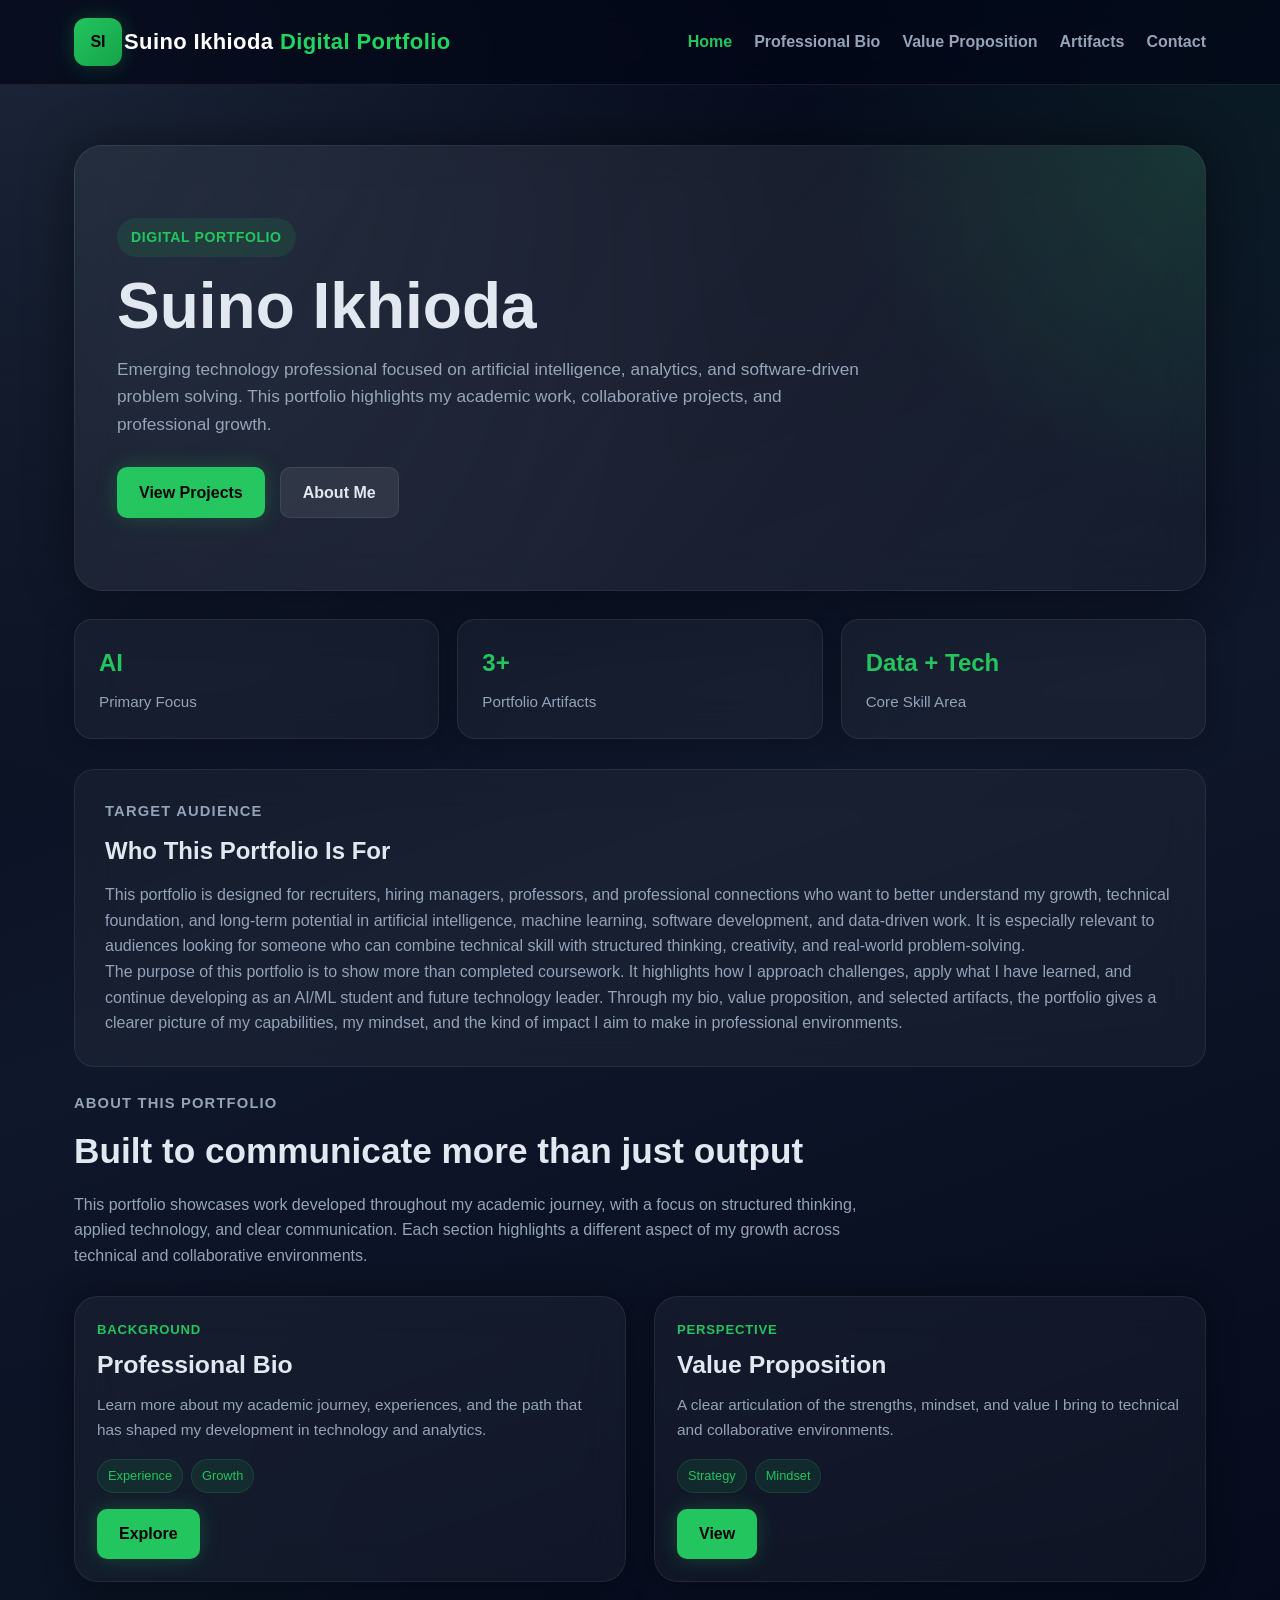
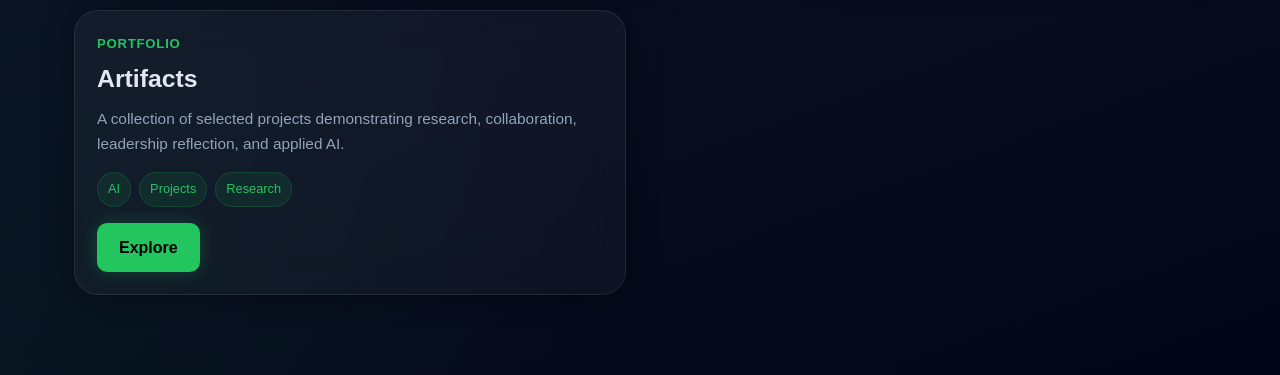
<file: index.html>
<!DOCTYPE html>
<html lang="en">
<head>
  <meta charset="UTF-8">
  <meta name="viewport" content="width=device-width, initial-scale=1.0">
  <title>Suino Ikhioda | Digital Portfolio</title>
  <link rel="stylesheet" href="style.css">
</head>
<body>

  <nav class="navbar">
    <div class="nav-container">
      <div class="nav-left">
        <div class="logo">SI</div>
        <div class="logo-text">Suino Ikhioda <span>Digital Portfolio</span></div>
      </div>
      <div class="nav-links">
        <a href="index.html" class="active">Home</a>
        <a href="bio.html">Professional Bio</a>
        <a href="value.html">Value Proposition</a>
        <a href="artifacts.html">Artifacts</a>
        <a href="contact.html">Contact</a>
      </div>
    </div>
  </nav>

  <main class="container">

    <!-- HERO -->
    <section class="startup-hero">
      <div class="startup-hero-badge">Digital Portfolio</div>

      <h1>Suino Ikhioda</h1>

      <p class="startup-hero-subtitle">
        Emerging technology professional focused on artificial intelligence, analytics, and software-driven problem solving.
        This portfolio highlights my academic work, collaborative projects, and professional growth.
      </p>

      <div class="startup-hero-actions">
        <a href="artifacts.html" class="btn btn-primary">View Projects</a>
        <a href="bio.html" class="btn btn-secondary">About Me</a>
      </div>
    </section>

    <!-- METRICS -->
    <section class="metrics-row">
      <div class="metric-card">
        <span class="metric-number">AI</span>
        <span class="metric-label">Primary Focus</span>
      </div>
      <div class="metric-card">
        <span class="metric-number">3+</span>
        <span class="metric-label">Portfolio Artifacts</span>
      </div>
      <div class="metric-card">
        <span class="metric-number">Data + Tech</span>
        <span class="metric-label">Core Skill Area</span>
      </div>
    </section>

    <section class="card intro-card">
  <p class="section-kicker">Target Audience</p>
  <h2>Who This Portfolio Is For</h2>
  <p>
    This portfolio is designed for recruiters, hiring managers, professors, and professional connections who want to better understand my growth, technical foundation, and long-term potential in artificial intelligence, machine learning, software development, and data-driven work. It is especially relevant to audiences looking for someone who can combine technical skill with structured thinking, creativity, and real-world problem-solving.
  </p>
  <p>
    The purpose of this portfolio is to show more than completed coursework. It highlights how I approach challenges, apply what I have learned, and continue developing as an AI/ML student and future technology leader. Through my bio, value proposition, and selected artifacts, the portfolio gives a clearer picture of my capabilities, my mindset, and the kind of impact I aim to make in professional environments.
  </p>
</section>

    <!-- SECTION INTRO -->
    <section class="section-intro">
      <p class="section-kicker">About this portfolio</p>
      <h2>Built to communicate more than just output</h2>
      <p>
        This portfolio showcases work developed throughout my academic journey, with a focus on
        structured thinking, applied technology, and clear communication. Each section highlights
        a different aspect of my growth across technical and collaborative environments.
      </p>
    </section>

    <!-- PRODUCT-STYLE NAV CARDS -->
    <section class="artifact-grid">

      <!-- BIO -->
      <article class="artifact-product">
        <div class="artifact-content">
          <p class="artifact-label">Background</p>
          <h3>Professional Bio</h3>

          <p class="artifact-summary">
            Learn more about my academic journey, experiences, and the path that has shaped my development in technology and analytics.
          </p>

          <div class="artifact-tags">
            <span>Experience</span>
            <span>Growth</span>
          </div>

          <div class="artifact-actions">
            <a href="bio.html" class="btn btn-primary">Explore</a>
          </div>
        </div>
      </article>

      <!-- VALUE -->
      <article class="artifact-product">
        <div class="artifact-content">
          <p class="artifact-label">Perspective</p>
          <h3>Value Proposition</h3>

          <p class="artifact-summary">
            A clear articulation of the strengths, mindset, and value I bring to technical and collaborative environments.
          </p>

          <div class="artifact-tags">
            <span>Strategy</span>
            <span>Mindset</span>
          </div>

          <div class="artifact-actions">
            <a href="value.html" class="btn btn-primary">View</a>
          </div>
        </div>
      </article>

      <!-- ARTIFACTS -->
      <article class="artifact-product">
        <div class="artifact-content">
          <p class="artifact-label">Portfolio</p>
          <h3>Artifacts</h3>

          <p class="artifact-summary">
            A collection of selected projects demonstrating research, collaboration, leadership reflection, and applied AI.
          </p>

          <div class="artifact-tags">
            <span>AI</span>
            <span>Projects</span>
            <span>Research</span>
          </div>

          <div class="artifact-actions">
            <a href="artifacts.html" class="btn btn-primary">Explore</a>
          </div>
        </div>
      </article>

    </section>

  </main>

</body>
</html>
</file>
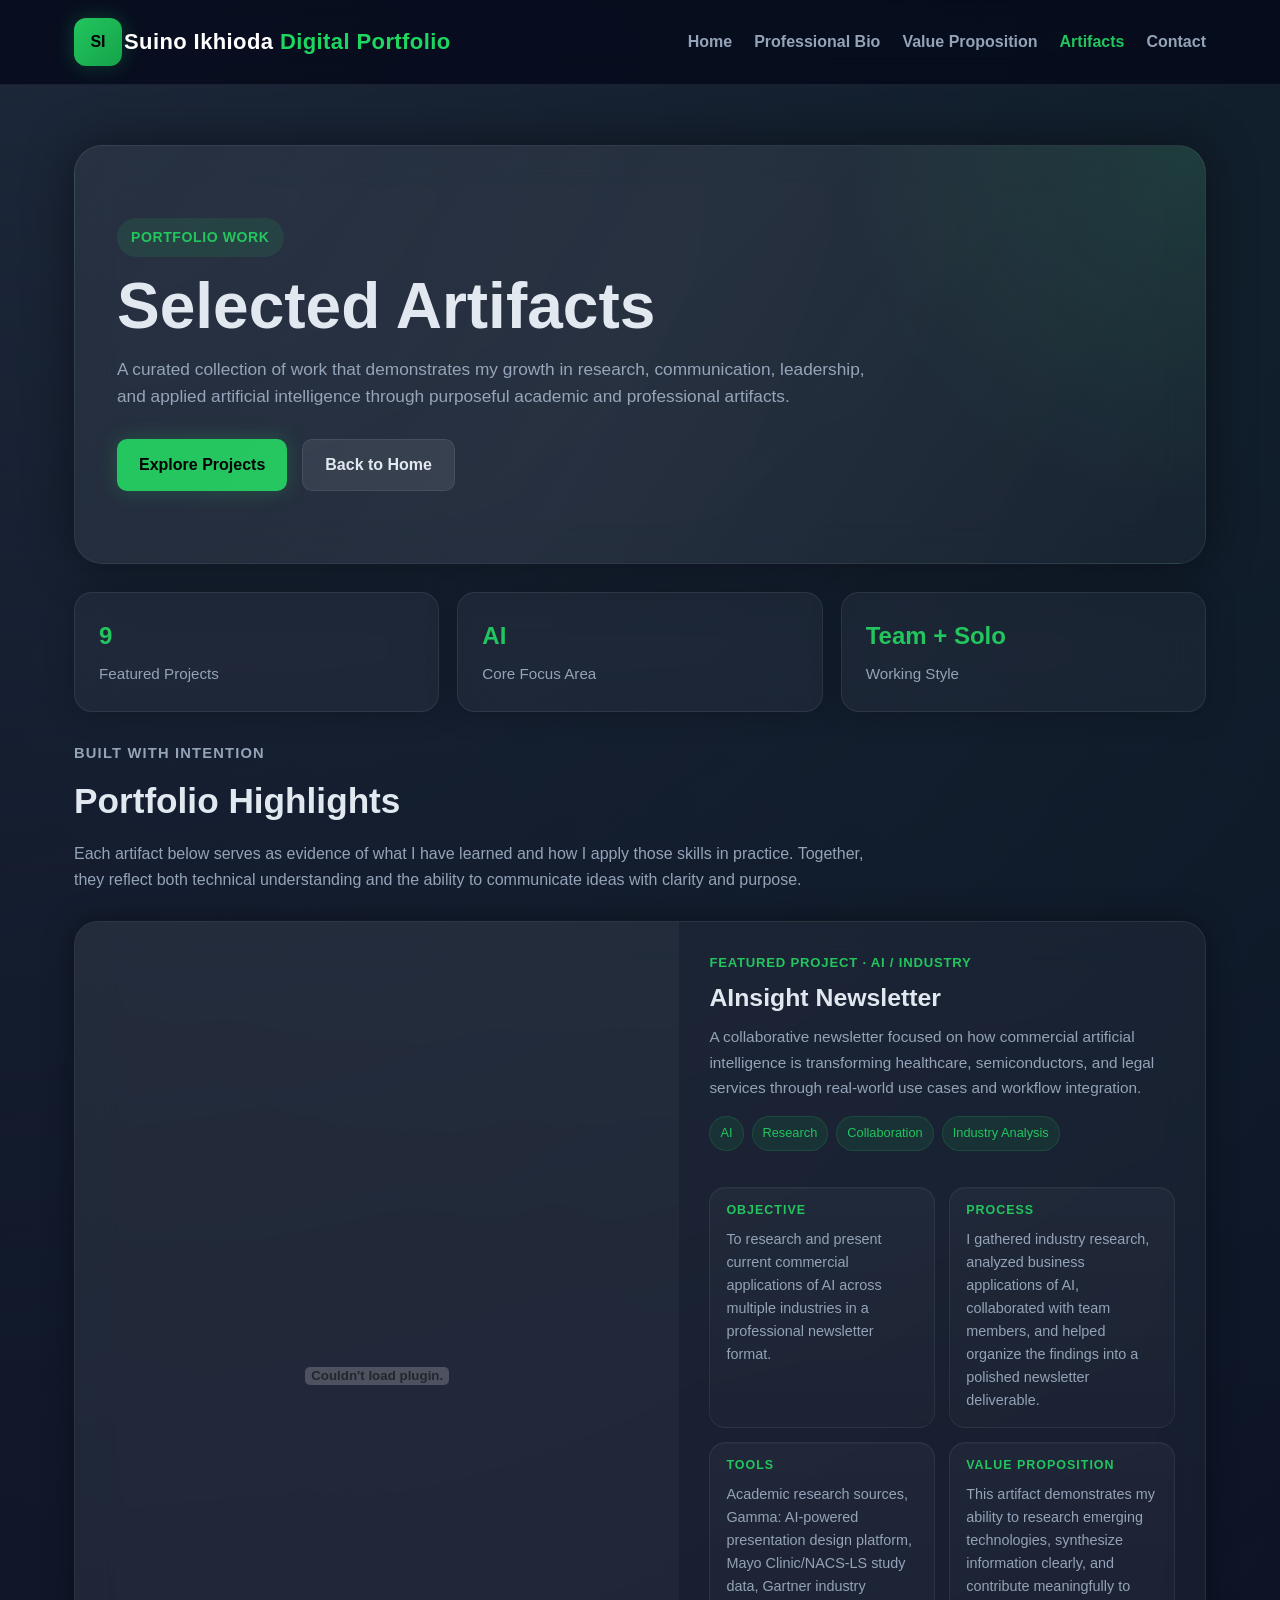
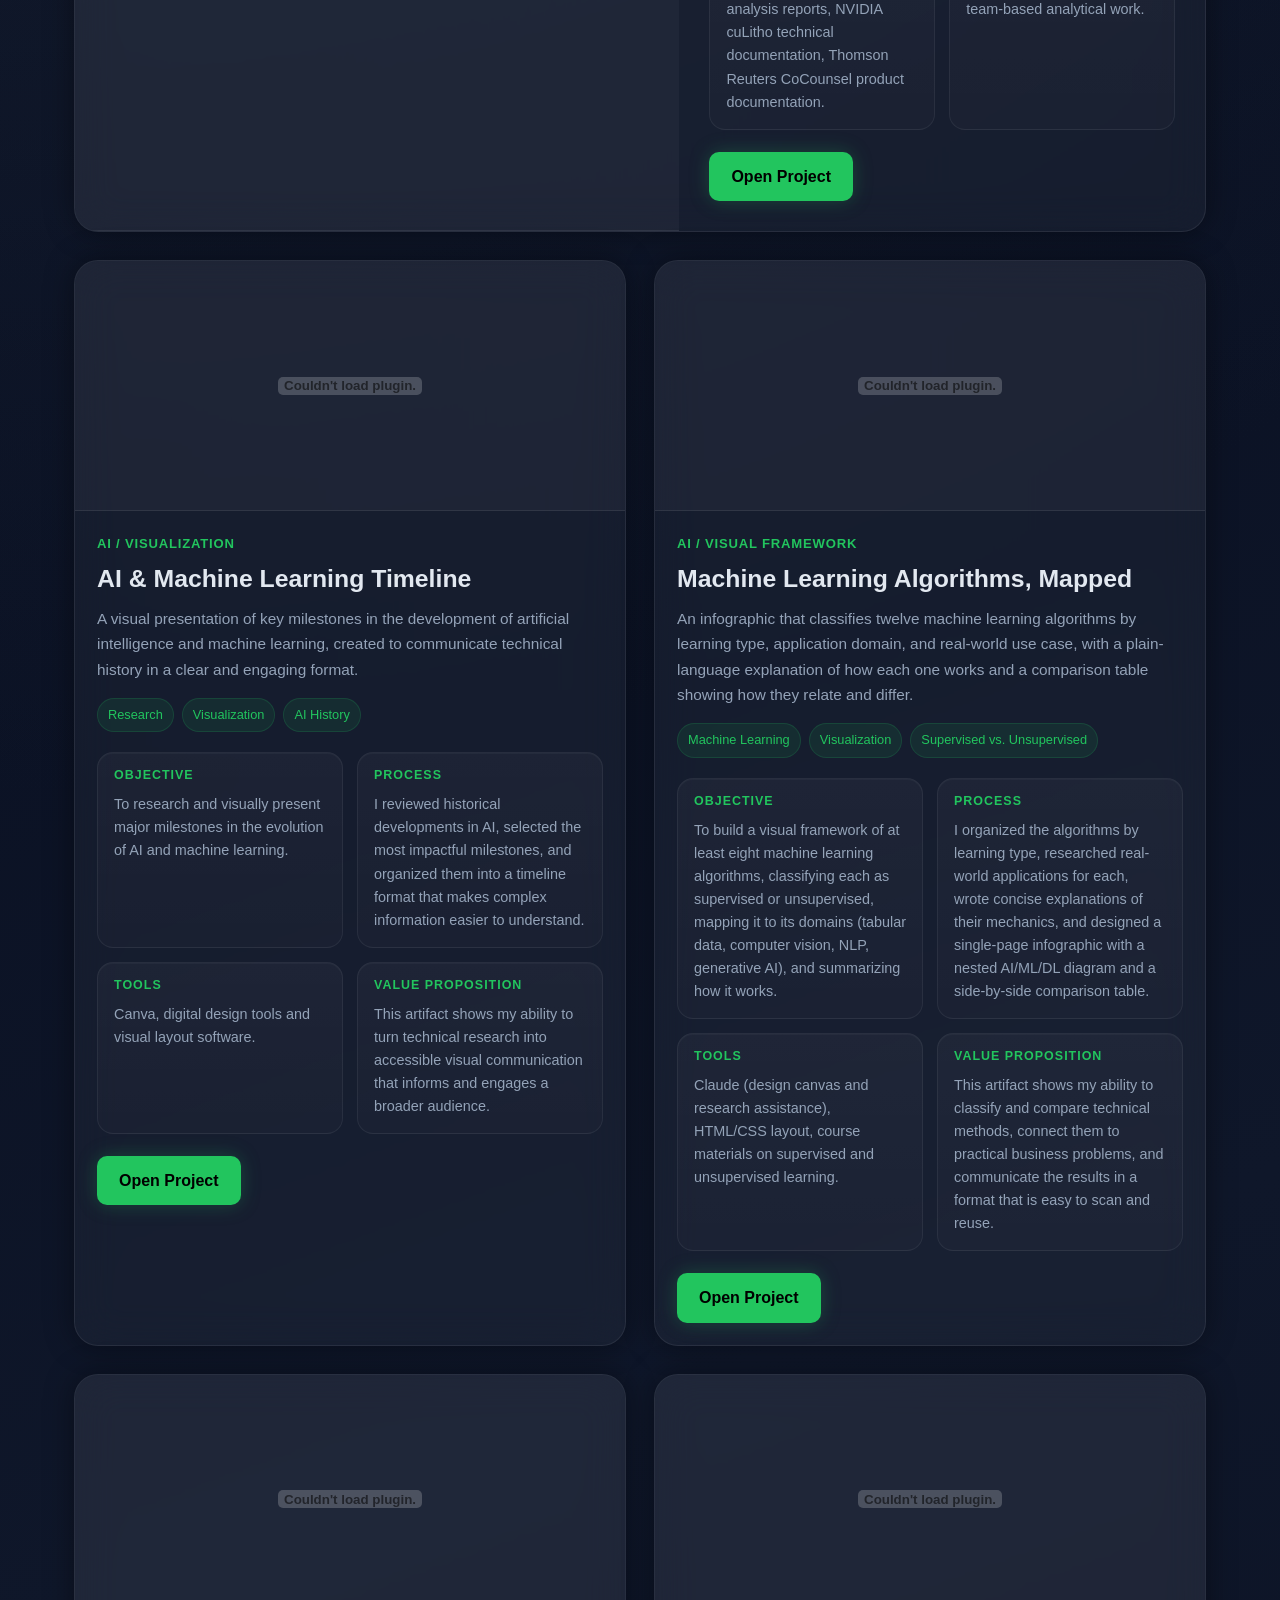
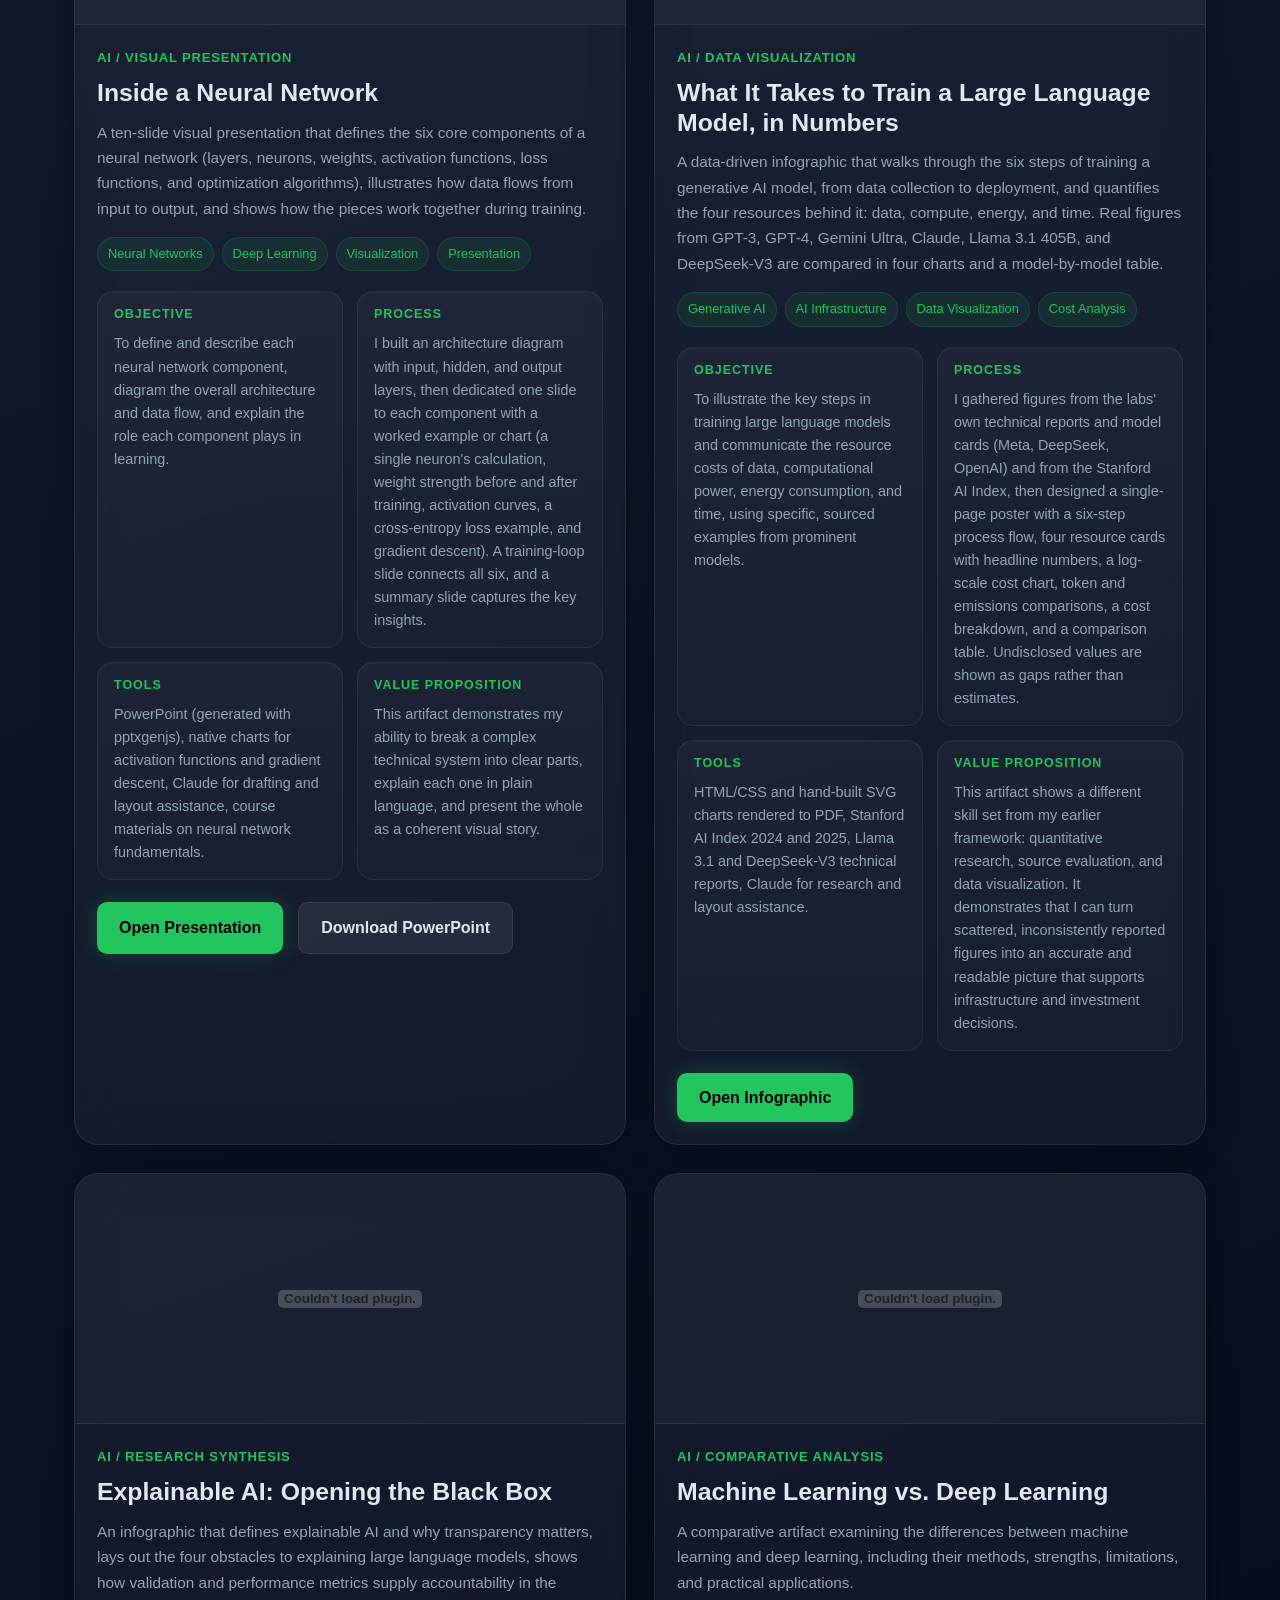
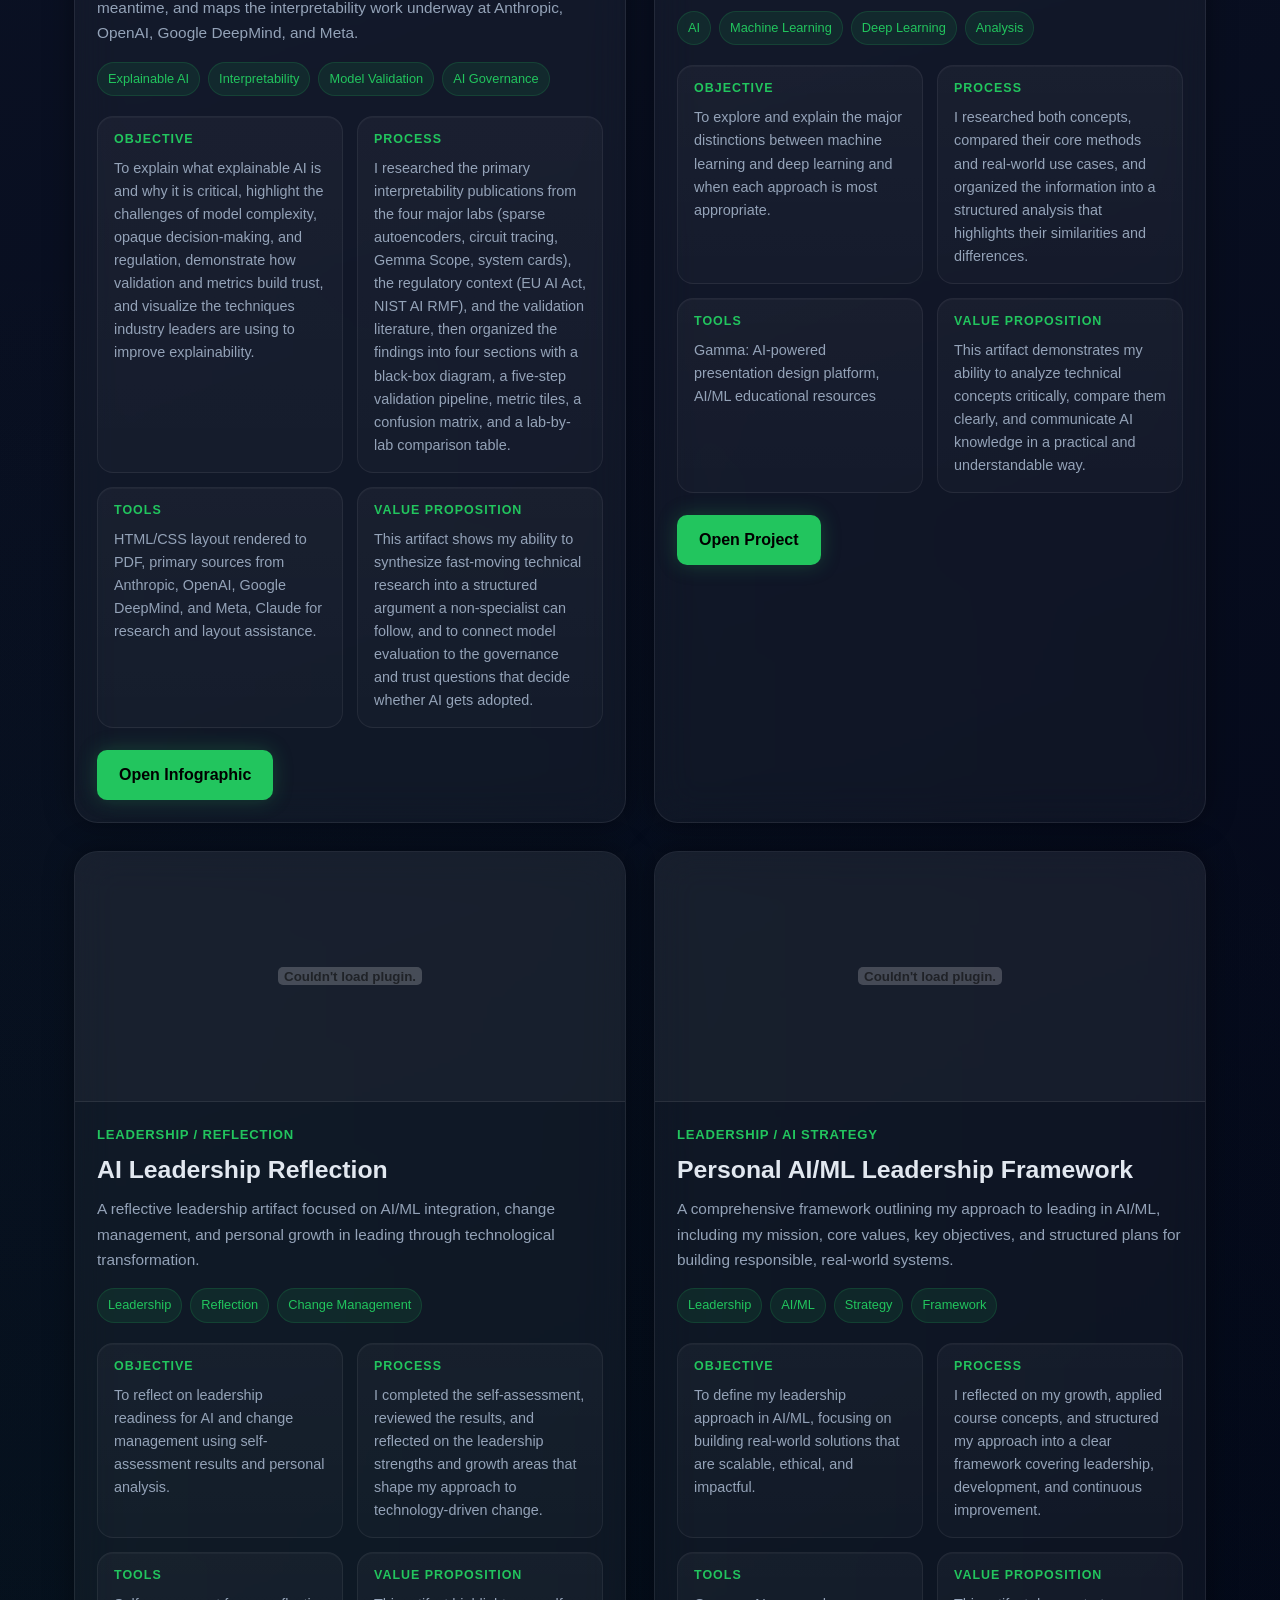
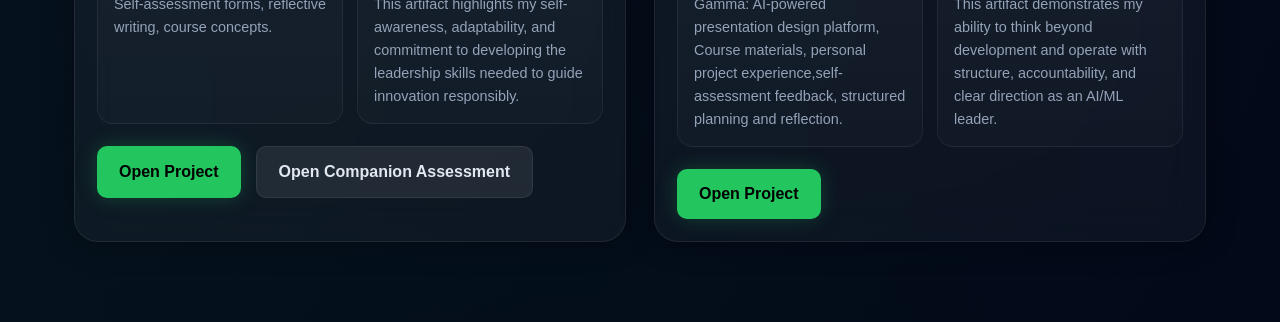
<file: artifacts.html>
<!DOCTYPE html>
<html lang="en">
<head>
  <meta charset="UTF-8">
  <meta name="viewport" content="width=device-width, initial-scale=1.0">
  <title>Artifacts | Suino Ikhioda</title>
  <link rel="stylesheet" href="style.css">
</head>
<body>

  <nav class="navbar">
  <div class="nav-container">

    <div class="nav-left">
      <div class="logo">SI</div>
      <div class="logo-text">Suino Ikhioda <span>Digital Portfolio</span></div>
    </div>

    <div class="nav-links">
      <a href="index.html">Home</a>
      <a href="bio.html">Professional Bio</a>
      <a href="value.html">Value Proposition</a>
      <a href="artifacts.html" class="active">Artifacts</a>
      <a href="contact.html">Contact</a>
    </div>

  </div>
</nav>

  <main class="container">

    <section class="startup-hero">
      <div class="startup-hero-badge">Portfolio Work</div>
      <h1>Selected Artifacts</h1>
      <p class="startup-hero-subtitle">
        A curated collection of work that demonstrates my growth in research, communication,
        leadership, and applied artificial intelligence through purposeful academic and professional artifacts.
      </p>

      <div class="startup-hero-actions">
        <a href="#artifact-grid" class="btn btn-primary">Explore Projects</a>
        <a href="index.html" class="btn btn-secondary">Back to Home</a>
      </div>
    </section>

    <section class="metrics-row">
      <div class="metric-card">
        <span class="metric-number">9</span>
        <span class="metric-label">Featured Projects</span>
      </div>
      <div class="metric-card">
        <span class="metric-number">AI</span>
        <span class="metric-label">Core Focus Area</span>
      </div>
      <div class="metric-card">
        <span class="metric-number">Team + Solo</span>
        <span class="metric-label">Working Style</span>
      </div>
    </section>

    <section class="section-intro">
      <p class="section-kicker">Built with intention</p>
      <h2>Portfolio Highlights</h2>
      <p>
        Each artifact below serves as evidence of what I have learned and how I apply those skills in practice.
        Together, they reflect both technical understanding and the ability to communicate ideas with clarity and purpose.
      </p>
    </section>

    <section class="artifact-grid" id="artifact-grid">

      <article class="artifact-product featured-product">
        <div class="artifact-preview">
          <embed src="AInsight.pdf" type="application/pdf">
        </div>

        <div class="artifact-content">
          <p class="artifact-label">Featured Project · AI / Industry</p>
          <h3>AInsight Newsletter</h3>

          <p class="artifact-summary">
            A collaborative newsletter focused on how commercial artificial intelligence is transforming
            healthcare, semiconductors, and legal services through real-world use cases and workflow integration.
          </p>

          <div class="artifact-tags">
            <span>AI</span>
            <span>Research</span>
            <span>Collaboration</span>
            <span>Industry Analysis</span>
          </div>

          <div class="artifact-details">
            <div class="detail-box">
              <h4>Objective</h4>
              <p>To research and present current commercial applications of AI across multiple industries in a professional newsletter format.</p>
            </div>
            <div class="detail-box">
              <h4>Process</h4>
              <p>I gathered industry research, analyzed business applications of AI, collaborated with team members, and helped organize the findings into a polished newsletter deliverable.</p>
            </div>
            <div class="detail-box">
              <h4>Tools</h4>
              <p>Academic research sources, Gamma: AI-powered presentation design platform, Mayo Clinic/NACS-LS study data, Gartner industry analysis reports, NVIDIA cuLitho technical documentation, Thomson Reuters CoCounsel product documentation.</p>
            </div>
            <div class="detail-box">
              <h4>Value Proposition</h4>
              <p>This artifact demonstrates my ability to research emerging technologies, synthesize information clearly, and contribute meaningfully to team-based analytical work.</p>
            </div>
          </div>

          <div class="artifact-actions">
            <a href="AInsight.pdf" target="_blank" class="btn btn-primary">Open Project</a>
          </div>
        </div>
      </article>

      <article class="artifact-product">
        <div class="artifact-preview">
          <embed src="ai-ml-timeline.pdf" type="application/pdf">
        </div>

        <div class="artifact-content">
          <p class="artifact-label">AI / Visualization</p>
          <h3>AI &amp; Machine Learning Timeline</h3>

          <p class="artifact-summary">
            A visual presentation of key milestones in the development of artificial intelligence and machine learning,
            created to communicate technical history in a clear and engaging format.
          </p>

          <div class="artifact-tags">
            <span>Research</span>
            <span>Visualization</span>
            <span>AI History</span>
          </div>

          <div class="artifact-details">
            <div class="detail-box">
              <h4>Objective</h4>
              <p>To research and visually present major milestones in the evolution of AI and machine learning.</p>
            </div>
            <div class="detail-box">
              <h4>Process</h4>
              <p>I reviewed historical developments in AI, selected the most impactful milestones, and organized them into a timeline format that makes complex information easier to understand.</p>
            </div>
            <div class="detail-box">
              <h4>Tools</h4>
              <p>Canva, digital design tools and visual layout software.</p>
            </div>
            <div class="detail-box">
              <h4>Value Proposition</h4>
              <p>This artifact shows my ability to turn technical research into accessible visual communication that informs and engages a broader audience.</p>
            </div>
          </div>

          <div class="artifact-actions">
            <a href="ai-ml-timeline.pdf" target="_blank" class="btn btn-primary">Open Project</a>
          </div>
        </div>
      </article>

      <article class="artifact-product">
        <div class="artifact-preview">
          <embed src="ML-Algorithms-Visual-Framework.pdf" type="application/pdf">
        </div>

        <div class="artifact-content">
          <p class="artifact-label">AI / Visual Framework</p>
          <h3>Machine Learning Algorithms, Mapped</h3>

          <p class="artifact-summary">
            An infographic that classifies twelve machine learning algorithms by learning type, application domain,
            and real-world use case, with a plain-language explanation of how each one works and a comparison
            table showing how they relate and differ.
          </p>

          <div class="artifact-tags">
            <span>Machine Learning</span>
            <span>Visualization</span>
            <span>Supervised vs. Unsupervised</span>
          </div>

          <div class="artifact-details">
            <div class="detail-box">
              <h4>Objective</h4>
              <p>To build a visual framework of at least eight machine learning algorithms, classifying each as supervised or unsupervised, mapping it to its domains (tabular data, computer vision, NLP, generative AI), and summarizing how it works.</p>
            </div>
            <div class="detail-box">
              <h4>Process</h4>
              <p>I organized the algorithms by learning type, researched real-world applications for each, wrote concise explanations of their mechanics, and designed a single-page infographic with a nested AI/ML/DL diagram and a side-by-side comparison table.</p>
            </div>
            <div class="detail-box">
              <h4>Tools</h4>
              <p>Claude (design canvas and research assistance), HTML/CSS layout, course materials on supervised and unsupervised learning.</p>
            </div>
            <div class="detail-box">
              <h4>Value Proposition</h4>
              <p>This artifact shows my ability to classify and compare technical methods, connect them to practical business problems, and communicate the results in a format that is easy to scan and reuse.</p>
            </div>
          </div>

          <div class="artifact-actions">
            <a href="ML-Algorithms-Visual-Framework.pdf" target="_blank" class="btn btn-primary">Open Project</a>
          </div>
        </div>
      </article>

      <article class="artifact-product">
        <div class="artifact-preview">
          <embed src="Neural-Network-Components.pdf" type="application/pdf">
        </div>

        <div class="artifact-content">
          <p class="artifact-label">AI / Visual Presentation</p>
          <h3>Inside a Neural Network</h3>

          <p class="artifact-summary">
            A ten-slide visual presentation that defines the six core components of a neural network
            (layers, neurons, weights, activation functions, loss functions, and optimization algorithms),
            illustrates how data flows from input to output, and shows how the pieces work together during training.
          </p>

          <div class="artifact-tags">
            <span>Neural Networks</span>
            <span>Deep Learning</span>
            <span>Visualization</span>
            <span>Presentation</span>
          </div>

          <div class="artifact-details">
            <div class="detail-box">
              <h4>Objective</h4>
              <p>To define and describe each neural network component, diagram the overall architecture and data flow, and explain the role each component plays in learning.</p>
            </div>
            <div class="detail-box">
              <h4>Process</h4>
              <p>I built an architecture diagram with input, hidden, and output layers, then dedicated one slide to each component with a worked example or chart (a single neuron's calculation, weight strength before and after training, activation curves, a cross-entropy loss example, and gradient descent). A training-loop slide connects all six, and a summary slide captures the key insights.</p>
            </div>
            <div class="detail-box">
              <h4>Tools</h4>
              <p>PowerPoint (generated with pptxgenjs), native charts for activation functions and gradient descent, Claude for drafting and layout assistance, course materials on neural network fundamentals.</p>
            </div>
            <div class="detail-box">
              <h4>Value Proposition</h4>
              <p>This artifact demonstrates my ability to break a complex technical system into clear parts, explain each one in plain language, and present the whole as a coherent visual story.</p>
            </div>
          </div>

          <div class="artifact-actions">
            <a href="Neural-Network-Components.pdf" target="_blank" class="btn btn-primary">Open Presentation</a>
            <a href="Neural-Network-Components.pptx" class="btn btn-secondary">Download PowerPoint</a>
          </div>
        </div>
      </article>

      <article class="artifact-product">
        <div class="artifact-preview">
          <embed src="LLM-Training-Process-and-Costs.pdf" type="application/pdf">
        </div>

        <div class="artifact-content">
          <p class="artifact-label">AI / Data Visualization</p>
          <h3>What It Takes to Train a Large Language Model, in Numbers</h3>

          <p class="artifact-summary">
            A data-driven infographic that walks through the six steps of training a generative AI model, from data
            collection to deployment, and quantifies the four resources behind it: data, compute, energy, and time.
            Real figures from GPT-3, GPT-4, Gemini Ultra, Claude, Llama 3.1 405B, and DeepSeek-V3 are compared in
            four charts and a model-by-model table.
          </p>

          <div class="artifact-tags">
            <span>Generative AI</span>
            <span>AI Infrastructure</span>
            <span>Data Visualization</span>
            <span>Cost Analysis</span>
          </div>

          <div class="artifact-details">
            <div class="detail-box">
              <h4>Objective</h4>
              <p>To illustrate the key steps in training large language models and communicate the resource costs of data, computational power, energy consumption, and time, using specific, sourced examples from prominent models.</p>
            </div>
            <div class="detail-box">
              <h4>Process</h4>
              <p>I gathered figures from the labs' own technical reports and model cards (Meta, DeepSeek, OpenAI) and from the Stanford AI Index, then designed a single-page poster with a six-step process flow, four resource cards with headline numbers, a log-scale cost chart, token and emissions comparisons, a cost breakdown, and a comparison table. Undisclosed values are shown as gaps rather than estimates.</p>
            </div>
            <div class="detail-box">
              <h4>Tools</h4>
              <p>HTML/CSS and hand-built SVG charts rendered to PDF, Stanford AI Index 2024 and 2025, Llama 3.1 and DeepSeek-V3 technical reports, Claude for research and layout assistance.</p>
            </div>
            <div class="detail-box">
              <h4>Value Proposition</h4>
              <p>This artifact shows a different skill set from my earlier framework: quantitative research, source evaluation, and data visualization. It demonstrates that I can turn scattered, inconsistently reported figures into an accurate and readable picture that supports infrastructure and investment decisions.</p>
            </div>
          </div>

          <div class="artifact-actions">
            <a href="LLM-Training-Process-and-Costs.pdf" target="_blank" class="btn btn-primary">Open Infographic</a>
          </div>
        </div>
      </article>

      <article class="artifact-product">
        <div class="artifact-preview">
          <embed src="Explainable-AI-Infographic.pdf" type="application/pdf">
        </div>

        <div class="artifact-content">
          <p class="artifact-label">AI / Research Synthesis</p>
          <h3>Explainable AI: Opening the Black Box</h3>

          <p class="artifact-summary">
            An infographic that defines explainable AI and why transparency matters, lays out the four obstacles to
            explaining large language models, shows how validation and performance metrics supply accountability in
            the meantime, and maps the interpretability work underway at Anthropic, OpenAI, Google DeepMind, and Meta.
          </p>

          <div class="artifact-tags">
            <span>Explainable AI</span>
            <span>Interpretability</span>
            <span>Model Validation</span>
            <span>AI Governance</span>
          </div>

          <div class="artifact-details">
            <div class="detail-box">
              <h4>Objective</h4>
              <p>To explain what explainable AI is and why it is critical, highlight the challenges of model complexity, opaque decision-making, and regulation, demonstrate how validation and metrics build trust, and visualize the techniques industry leaders are using to improve explainability.</p>
            </div>
            <div class="detail-box">
              <h4>Process</h4>
              <p>I researched the primary interpretability publications from the four major labs (sparse autoencoders, circuit tracing, Gemma Scope, system cards), the regulatory context (EU AI Act, NIST AI RMF), and the validation literature, then organized the findings into four sections with a black-box diagram, a five-step validation pipeline, metric tiles, a confusion matrix, and a lab-by-lab comparison table.</p>
            </div>
            <div class="detail-box">
              <h4>Tools</h4>
              <p>HTML/CSS layout rendered to PDF, primary sources from Anthropic, OpenAI, Google DeepMind, and Meta, Claude for research and layout assistance.</p>
            </div>
            <div class="detail-box">
              <h4>Value Proposition</h4>
              <p>This artifact shows my ability to synthesize fast-moving technical research into a structured argument a non-specialist can follow, and to connect model evaluation to the governance and trust questions that decide whether AI gets adopted.</p>
            </div>
          </div>

          <div class="artifact-actions">
            <a href="Explainable-AI-Infographic.pdf" target="_blank" class="btn btn-primary">Open Infographic</a>
          </div>
        </div>
      </article>

      <article class="artifact-product">
        <div class="artifact-preview">
          <embed src="Machine-Learning-vs-Deep-Learning.pdf" type="application/pdf">
        </div>

        <div class="artifact-content">
          <p class="artifact-label">AI / Comparative Analysis</p>
          <h3>Machine Learning vs. Deep Learning</h3>

          <p class="artifact-summary">
            A comparative artifact examining the differences between machine learning and deep learning,
            including their methods, strengths, limitations, and practical applications.
          </p>

          <div class="artifact-tags">
            <span>AI</span>
            <span>Machine Learning</span>
            <span>Deep Learning</span>
            <span>Analysis</span>
          </div>

          <div class="artifact-details">
            <div class="detail-box">
              <h4>Objective</h4>
              <p>To explore and explain the major distinctions between machine learning and deep learning and when each approach is most appropriate.</p>
            </div>
            <div class="detail-box">
              <h4>Process</h4>
              <p>I researched both concepts, compared their core methods and real-world use cases, and organized the information into a structured analysis that highlights their similarities and differences.</p>
            </div>
            <div class="detail-box">
              <h4>Tools</h4>
              <p>Gamma: AI-powered presentation design platform, AI/ML educational resources</p>
            </div>
            <div class="detail-box">
              <h4>Value Proposition</h4>
              <p>This artifact demonstrates my ability to analyze technical concepts critically, compare them clearly, and communicate AI knowledge in a practical and understandable way.</p>
            </div>
          </div>

          <div class="artifact-actions">
            <a href="Machine-Learning-vs-Deep-Learning.pdf" target="_blank" class="btn btn-primary">Open Project</a>
          </div>
        </div>
      </article>

      <article class="artifact-product">
        <div class="artifact-preview">
          <embed src="AI_ML Integration Leadership Skills Self-Assessment Form2.pdf" type="application/pdf">
        </div>

        <div class="artifact-content">
          <p class="artifact-label">Leadership / Reflection</p>
          <h3>AI Leadership Reflection</h3>

          <p class="artifact-summary">
            A reflective leadership artifact focused on AI/ML integration, change management, and personal
            growth in leading through technological transformation.
          </p>

          <div class="artifact-tags">
            <span>Leadership</span>
            <span>Reflection</span>
            <span>Change Management</span>
          </div>

          <div class="artifact-details">
            <div class="detail-box">
              <h4>Objective</h4>
              <p>To reflect on leadership readiness for AI and change management using self-assessment results and personal analysis.</p>
            </div>
            <div class="detail-box">
              <h4>Process</h4>
              <p>I completed the self-assessment, reviewed the results, and reflected on the leadership strengths and growth areas that shape my approach to technology-driven change.</p>
            </div>
            <div class="detail-box">
              <h4>Tools</h4>
              <p>Self-assessment forms, reflective writing, course concepts.</p>
            </div>
            <div class="detail-box">
              <h4>Value Proposition</h4>
              <p>This artifact highlights my self-awareness, adaptability, and commitment to developing the leadership skills needed to guide innovation responsibly.</p>
            </div>
          </div>

          <div class="artifact-actions">
            <a href="AI_ML Integration Leadership Skills Self-Assessment Form2.pdf" target="_blank" class="btn btn-primary">Open Project</a>
            <a href="Change Management Skills Self-Assessment Form2.pdf" target="_blank" class="btn btn-secondary">Open Companion Assessment</a>
          </div>
        </div>
      </article>

            <article class="artifact-product">
        <div class="artifact-preview">
          <embed src="Suino-Ikhioda-My-Personal-Framework-2.pdf" type="application/pdf">
        </div>

        <div class="artifact-content">
          <p class="artifact-label">Leadership / AI Strategy</p>
          <h3>Personal AI/ML Leadership Framework</h3>

          <p class="artifact-summary">
            A comprehensive framework outlining my approach to leading in AI/ML, including my mission,
            core values, key objectives, and structured plans for building responsible, real-world systems.
          </p>

          <div class="artifact-tags">
            <span>Leadership</span>
            <span>AI/ML</span>
            <span>Strategy</span>
            <span>Framework</span>
          </div>

          <div class="artifact-details">
            <div class="detail-box">
              <h4>Objective</h4>
              <p>To define my leadership approach in AI/ML, focusing on building real-world solutions that are scalable, ethical, and impactful.</p>
            </div>
            <div class="detail-box">
              <h4>Process</h4>
              <p>I reflected on my growth, applied course concepts, and structured my approach into a clear framework covering leadership, development, and continuous improvement.</p>
            </div>
            <div class="detail-box">
              <h4>Tools</h4>
              <p>Gamma: AI-powered presentation design platform, Course materials, personal project experience,self-assessment feedback, structured planning and reflection.</p>
            </div>
            <div class="detail-box">
              <h4>Value Proposition</h4>
              <p>This artifact demonstrates my ability to think beyond development and operate with structure, accountability, and clear direction as an AI/ML leader.</p>
            </div>
          </div>

          <div class="artifact-actions">
            <a href="Suino-Ikhioda-My-Personal-Framework-2.pdf" target="_blank" class="btn btn-primary">Open Project</a>
          </div>
        </div>
      </article>

    </section>

  </main>

</body>
</html>
</file>
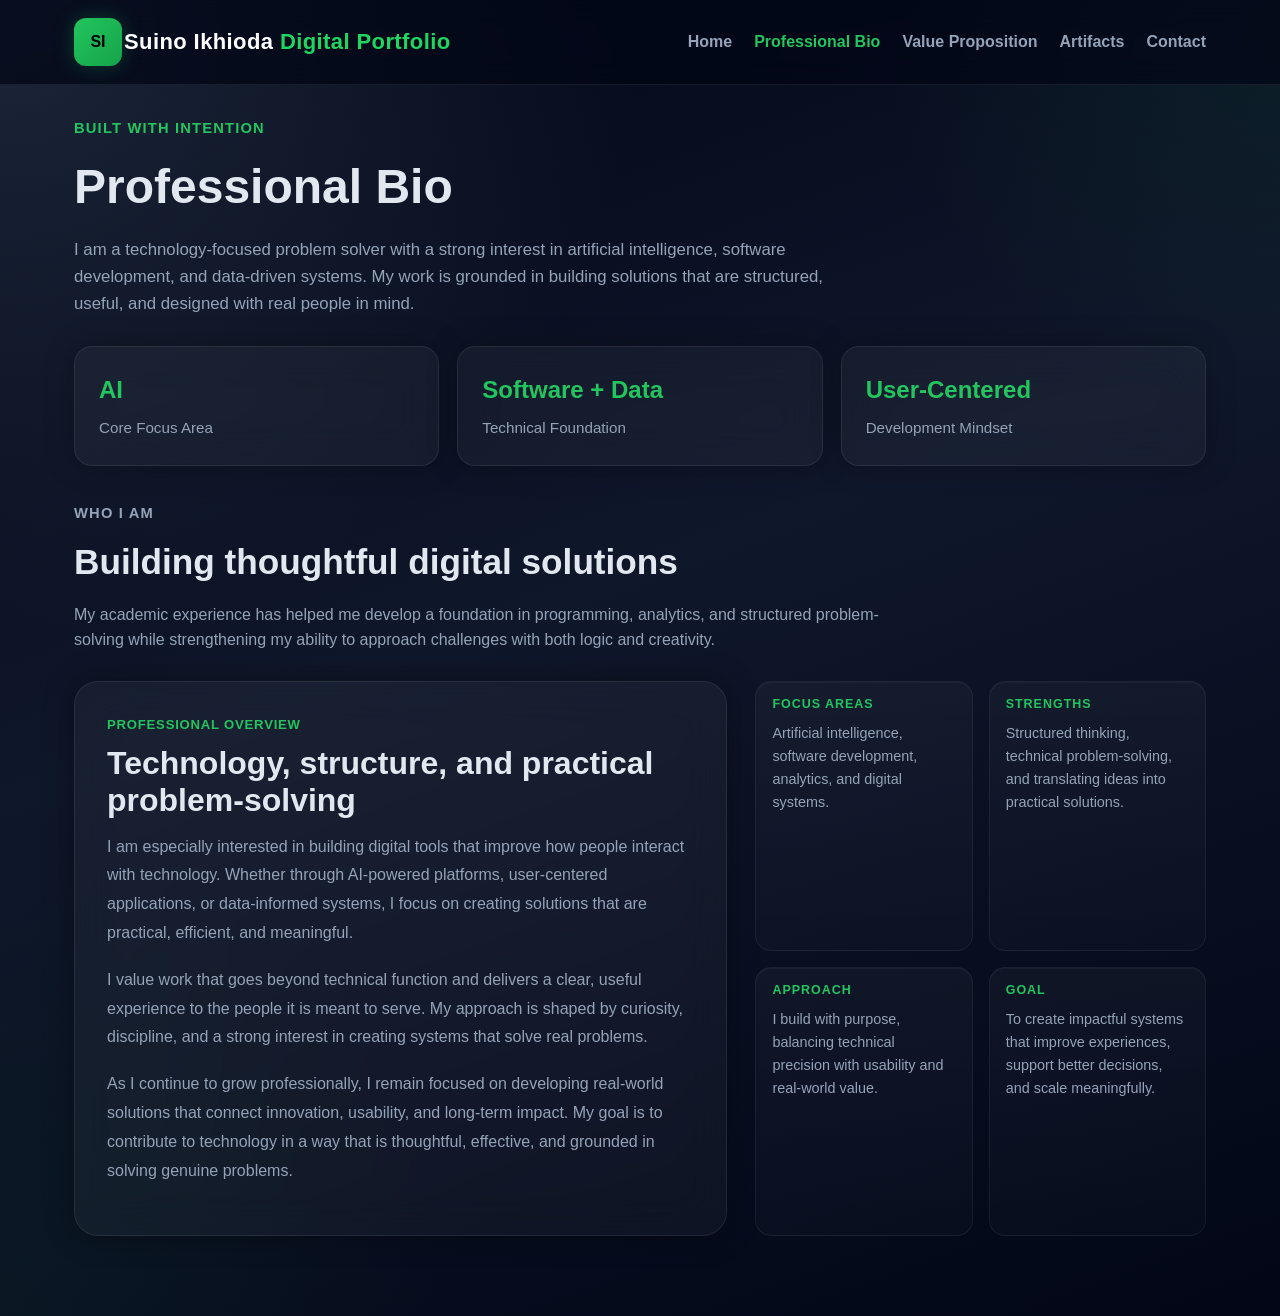
<file: bio.html>
<!DOCTYPE html>
<html lang="en">
<head>
  <meta charset="UTF-8">
  <meta name="viewport" content="width=device-width, initial-scale=1.0">
  <title>Professional Bio</title>
  <link rel="stylesheet" href="style.css">
</head>

<body>

  <nav class="navbar">
    <div class="nav-container">
      <div class="nav-left">
        <div class="logo">SI</div>
        <div class="logo-text">Suino Ikhioda <span>Digital Portfolio</span></div>
      </div>

      <div class="nav-links">
        <a href="index.html">Home</a>
        <a href="bio.html" class="active">Professional Bio</a>
        <a href="value.html">Value Proposition</a>
        <a href="artifacts.html">Artifacts</a>
        <a href="contact.html">Contact</a>
      </div>
    </div>
  </nav>

  <main class="container bio-page">
    <section class="page-header bio-header">
      <p class="section-kicker">Built with Intention</p>
      <h1>Professional Bio</h1>
      <p class="page-subtitle">
        I am a technology-focused problem solver with a strong interest in artificial intelligence, software development, and data-driven systems. My work is grounded in building solutions that are structured, useful, and designed with real people in mind.
      </p>
    </section>

    <section class="metrics-row bio-metrics">
      <div class="metric-card">
        <span class="metric-number">AI</span>
        <span class="metric-label">Core Focus Area</span>
      </div>

      <div class="metric-card">
        <span class="metric-number">Software + Data</span>
        <span class="metric-label">Technical Foundation</span>
      </div>

      <div class="metric-card">
        <span class="metric-number">User-Centered</span>
        <span class="metric-label">Development Mindset</span>
      </div>
    </section>

    <section class="section-intro">
      <p class="section-kicker">Who I Am</p>
      <h2>Building thoughtful digital solutions</h2>
      <p>
        My academic experience has helped me develop a foundation in programming, analytics, and structured problem-solving while strengthening my ability to approach challenges with both logic and creativity.
      </p>
    </section>

    <section class="bio-layout">
      <article class="bio-feature-card">
        <div class="artifact-label">Professional Overview</div>
        <h3>Technology, structure, and practical problem-solving</h3>
        <p class="artifact-summary">
          I am especially interested in building digital tools that improve how people interact with technology. Whether through AI-powered platforms, user-centered applications, or data-informed systems, I focus on creating solutions that are practical, efficient, and meaningful.
        </p>
        <p class="artifact-summary">
          I value work that goes beyond technical function and delivers a clear, useful experience to the people it is meant to serve. My approach is shaped by curiosity, discipline, and a strong interest in creating systems that solve real problems.
        </p>
        <p class="artifact-summary bio-last-paragraph">
          As I continue to grow professionally, I remain focused on developing real-world solutions that connect innovation, usability, and long-term impact. My goal is to contribute to technology in a way that is thoughtful, effective, and grounded in solving genuine problems.
        </p>
      </article>

      <aside class="bio-side-grid">
        <div class="detail-box bio-detail-box">
          <h4>Focus Areas</h4>
          <p>Artificial intelligence, software development, analytics, and digital systems.</p>
        </div>

        <div class="detail-box bio-detail-box">
          <h4>Strengths</h4>
          <p>Structured thinking, technical problem-solving, and translating ideas into practical solutions.</p>
        </div>

        <div class="detail-box bio-detail-box">
          <h4>Approach</h4>
          <p>I build with purpose, balancing technical precision with usability and real-world value.</p>
        </div>

        <div class="detail-box bio-detail-box">
          <h4>Goal</h4>
          <p>To create impactful systems that improve experiences, support better decisions, and scale meaningfully.</p>
        </div>
      </aside>
    </section>
  </main>

</body>
</html>
</file>
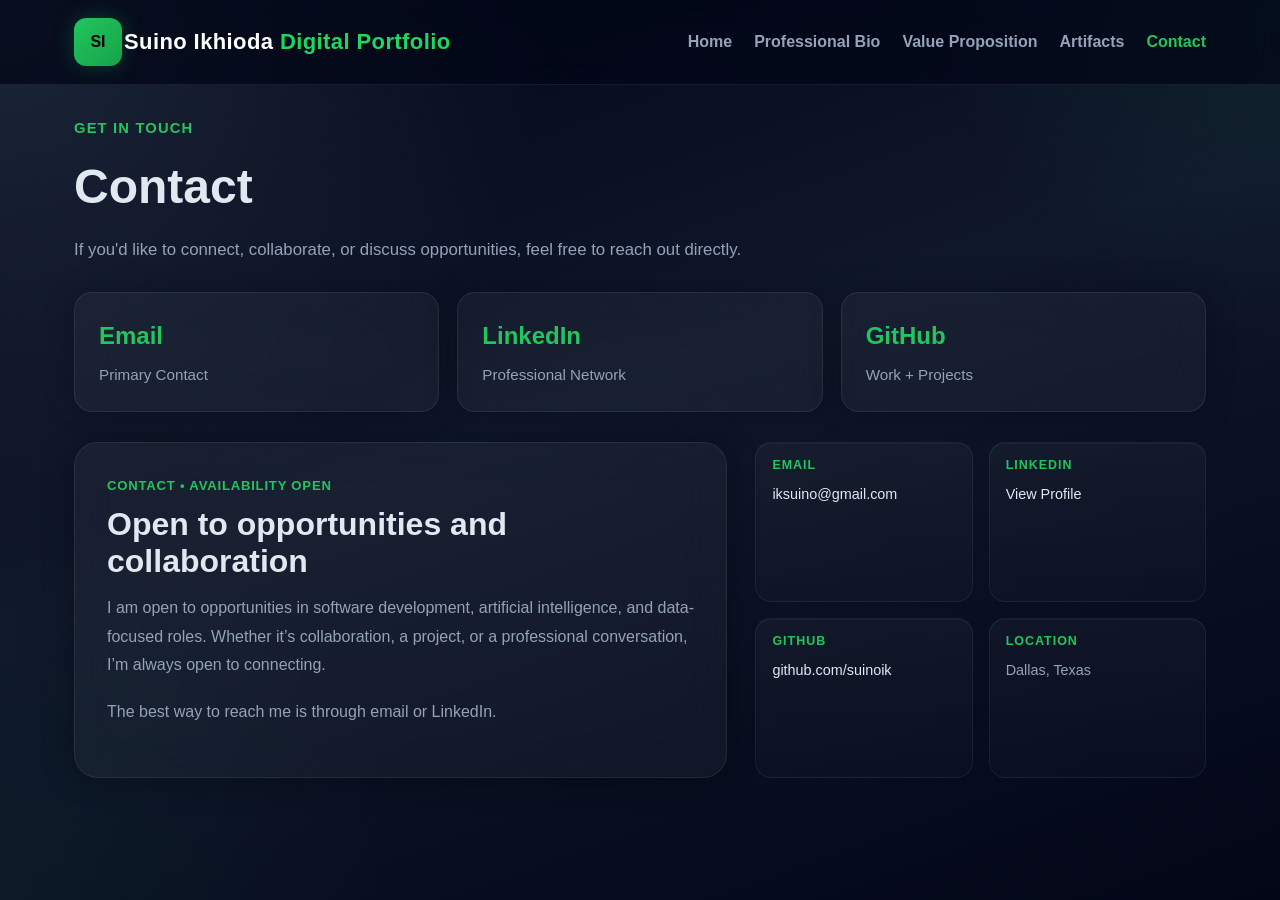
<file: contact.html>
<!DOCTYPE html>
<html lang="en">
<head>
  <meta charset="UTF-8">
  <meta name="viewport" content="width=device-width, initial-scale=1.0">
  <title>Contact</title>
  <link rel="stylesheet" href="style.css">
</head>

<body>

  <nav class="navbar">
    <div class="nav-container">
      <div class="nav-left">
        <div class="logo">SI</div>
        <div class="logo-text">Suino Ikhioda <span>Digital Portfolio</span></div>
      </div>

      <div class="nav-links">
        <a href="index.html">Home</a>
        <a href="bio.html">Professional Bio</a>
        <a href="value.html">Value Proposition</a>
        <a href="artifacts.html">Artifacts</a>
        <a href="contact.html" class="active">Contact</a>
      </div>
    </div>
  </nav>

  <main class="container value-page">
    <section class="page-header value-header">
      <p class="section-kicker">Get In Touch</p>
      <h1>Contact</h1>
      <p class="page-subtitle">
        If you'd like to connect, collaborate, or discuss opportunities, feel free to reach out directly.
      </p>
    </section>

    <section class="metrics-row">
      <div class="metric-card">
        <span class="metric-number">Email</span>
        <span class="metric-label">Primary Contact</span>
      </div>

      <div class="metric-card">
        <span class="metric-number">LinkedIn</span>
        <span class="metric-label">Professional Network</span>
      </div>

      <div class="metric-card">
        <span class="metric-number">GitHub</span>
        <span class="metric-label">Work + Projects</span>
      </div>
    </section>

    <section class="bio-layout">
      <article class="bio-feature-card">
        <div class="artifact-label">Contact • Availability Open</div>
        <h3>Open to opportunities and collaboration</h3>
        <p class="artifact-summary">
          I am open to opportunities in software development, artificial intelligence, and data-focused roles. Whether it’s collaboration, a project, or a professional conversation, I’m always open to connecting.
        </p>
        <p class="artifact-summary bio-last-paragraph">
          The best way to reach me is through email or LinkedIn.
        </p>
      </article>

      <aside class="bio-side-grid">
        <div class="detail-box">
          <h4>Email</h4>
          <p><a href="mailto:iksuino@gmail.com">iksuino@gmail.com</a></p>
        </div>

        <div class="detail-box">
          <h4>LinkedIn</h4>
          <p>
            <a href="https://www.linkedin.com/in/onwuosiuno-ikhioda-6a9a921b5" target="_blank" rel="noopener noreferrer">
              View Profile
            </a>
          </p>
        </div>

        <div class="detail-box">
          <h4>GitHub</h4>
          <p>
            <a href="https://github.com/suinoik" target="_blank" rel="noopener noreferrer">
              github.com/suinoik
            </a>
          </p>
        </div>

        <div class="detail-box">
          <h4>Location</h4>
          <p>Dallas, Texas</p>
        </div>
      </aside>
    </section>
  </main>

</body>
</html>
</file>
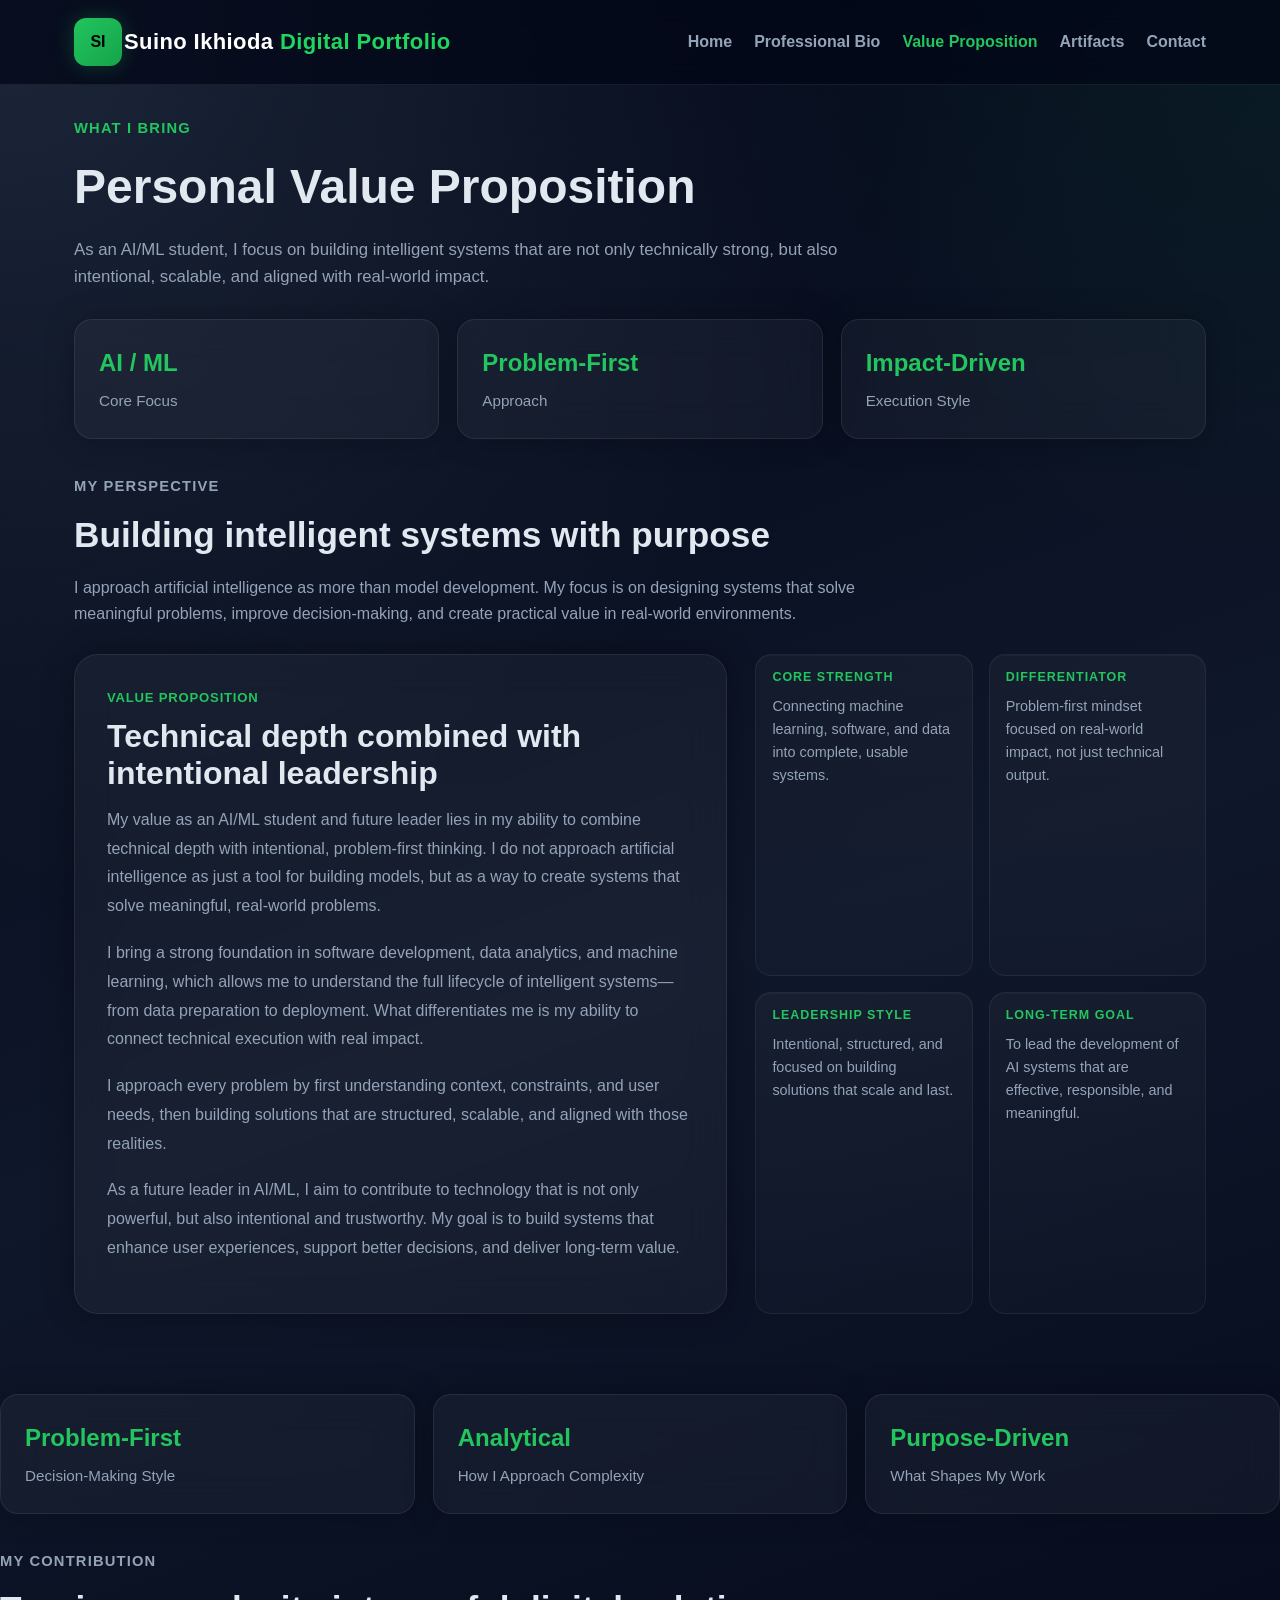
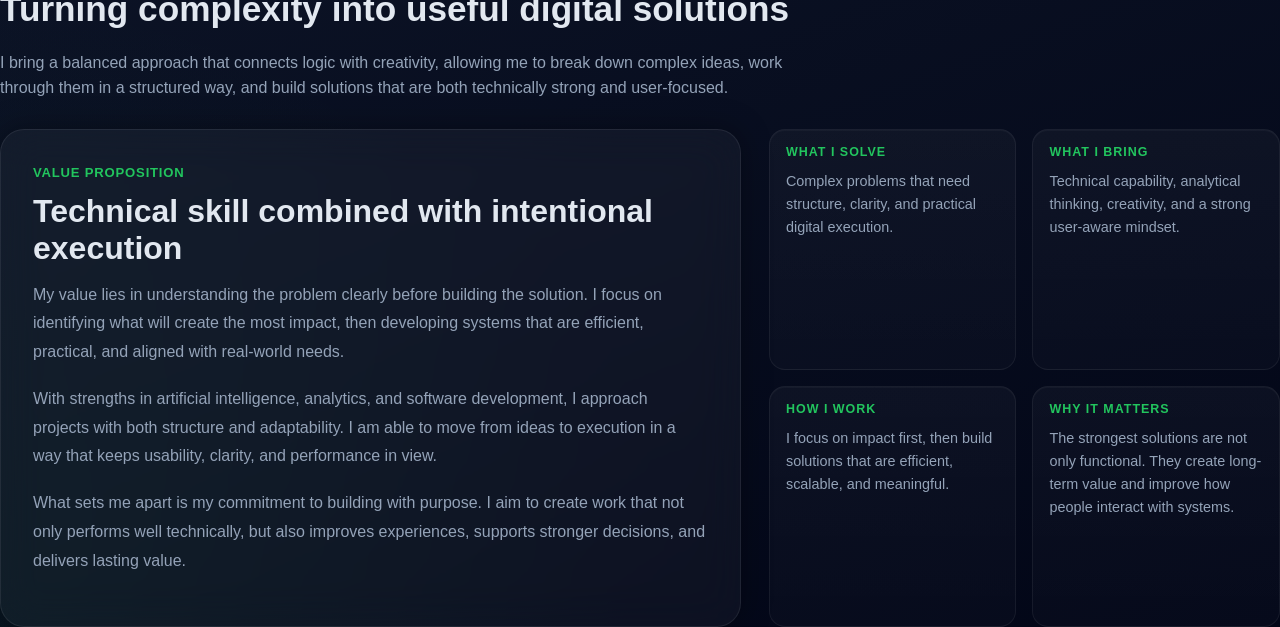
<file: value.html>
<!DOCTYPE html>
<html lang="en">
<head>
  <meta charset="UTF-8">
  <meta name="viewport" content="width=device-width, initial-scale=1.0">
  <title>Personal Value Proposition</title>
  <link rel="stylesheet" href="style.css">
</head>

<body>

  <nav class="navbar">
    <div class="nav-container">
      <div class="nav-left">
        <div class="logo">SI</div>
        <div class="logo-text">Suino Ikhioda <span>Digital Portfolio</span></div>
      </div>

      <div class="nav-links">
        <a href="index.html">Home</a>
        <a href="bio.html">Professional Bio</a>
        <a href="value.html" class="active">Value Proposition</a>
        <a href="artifacts.html">Artifacts</a>
        <a href="contact.html">Contact</a>
      </div>
    </div>
  </nav>

  <main class="container value-page">

    <!-- HEADER -->
    <section class="page-header value-header">
      <p class="section-kicker">What I Bring</p>
      <h1>Personal Value Proposition</h1>
      <p class="page-subtitle">
        As an AI/ML student, I focus on building intelligent systems that are not only technically strong, but also intentional, scalable, and aligned with real-world impact.
      </p>
    </section>

    <!-- METRICS -->
    <section class="metrics-row value-metrics">
      <div class="metric-card">
        <span class="metric-number">AI / ML</span>
        <span class="metric-label">Core Focus</span>
      </div>

      <div class="metric-card">
        <span class="metric-number">Problem-First</span>
        <span class="metric-label">Approach</span>
      </div>

      <div class="metric-card">
        <span class="metric-number">Impact-Driven</span>
        <span class="metric-label">Execution Style</span>
      </div>
    </section>

    <!-- INTRO -->
    <section class="section-intro">
      <p class="section-kicker">My Perspective</p>
      <h2>Building intelligent systems with purpose</h2>
      <p>
        I approach artificial intelligence as more than model development. My focus is on designing systems that solve meaningful problems, improve decision-making, and create practical value in real-world environments.
      </p>
    </section>

    <!-- MAIN LAYOUT -->
    <section class="bio-layout">

      <!-- MAIN CARD -->
      <article class="bio-feature-card">
        <div class="artifact-label">Value Proposition</div>
        <h3>Technical depth combined with intentional leadership</h3>

        <p class="artifact-summary">
          My value as an AI/ML student and future leader lies in my ability to combine technical depth with intentional, problem-first thinking. I do not approach artificial intelligence as just a tool for building models, but as a way to create systems that solve meaningful, real-world problems.
        </p>

        <p class="artifact-summary">
          I bring a strong foundation in software development, data analytics, and machine learning, which allows me to understand the full lifecycle of intelligent systems—from data preparation to deployment. What differentiates me is my ability to connect technical execution with real impact.
        </p>

        <p class="artifact-summary">
          I approach every problem by first understanding context, constraints, and user needs, then building solutions that are structured, scalable, and aligned with those realities.
        </p>

        <p class="artifact-summary bio-last-paragraph">
          As a future leader in AI/ML, I aim to contribute to technology that is not only powerful, but also intentional and trustworthy. My goal is to build systems that enhance user experiences, support better decisions, and deliver long-term value.
        </p>
      </article>

      <!-- SIDE GRID -->
      <aside class="bio-side-grid">

        <div class="detail-box bio-detail-box">
          <h4>Core Strength</h4>
          <p>Connecting machine learning, software, and data into complete, usable systems.</p>
        </div>

        <div class="detail-box bio-detail-box">
          <h4>Differentiator</h4>
          <p>Problem-first mindset focused on real-world impact, not just technical output.</p>
        </div>

        <div class="detail-box bio-detail-box">
          <h4>Leadership Style</h4>
          <p>Intentional, structured, and focused on building solutions that scale and last.</p>
        </div>

        <div class="detail-box bio-detail-box">
          <h4>Long-Term Goal</h4>
          <p>To lead the development of AI systems that are effective, responsible, and meaningful.</p>
        </div>

      </aside>

    </section>

  </main>

</body>
</html>
    <section class="metrics-row value-metrics">
      <div class="metric-card">
        <span class="metric-number">Problem-First</span>
        <span class="metric-label">Decision-Making Style</span>
      </div>

      <div class="metric-card">
        <span class="metric-number">Analytical</span>
        <span class="metric-label">How I Approach Complexity</span>
      </div>

      <div class="metric-card">
        <span class="metric-number">Purpose-Driven</span>
        <span class="metric-label">What Shapes My Work</span>
      </div>
    </section>

    <section class="section-intro">
      <p class="section-kicker">My Contribution</p>
      <h2>Turning complexity into useful digital solutions</h2>
      <p>
        I bring a balanced approach that connects logic with creativity, allowing me to break down complex ideas, work through them in a structured way, and build solutions that are both technically strong and user-focused.
      </p>
    </section>

    <section class="bio-layout">
      <article class="bio-feature-card">
        <div class="artifact-label">Value Proposition</div>
        <h3>Technical skill combined with intentional execution</h3>
        <p class="artifact-summary">
          My value lies in understanding the problem clearly before building the solution. I focus on identifying what will create the most impact, then developing systems that are efficient, practical, and aligned with real-world needs.
        </p>
        <p class="artifact-summary">
          With strengths in artificial intelligence, analytics, and software development, I approach projects with both structure and adaptability. I am able to move from ideas to execution in a way that keeps usability, clarity, and performance in view.
        </p>
        <p class="artifact-summary bio-last-paragraph">
          What sets me apart is my commitment to building with purpose. I aim to create work that not only performs well technically, but also improves experiences, supports stronger decisions, and delivers lasting value.
        </p>
      </article>

      <aside class="bio-side-grid">
        <div class="detail-box bio-detail-box">
          <h4>What I Solve</h4>
          <p>Complex problems that need structure, clarity, and practical digital execution.</p>
        </div>

        <div class="detail-box bio-detail-box">
          <h4>What I Bring</h4>
          <p>Technical capability, analytical thinking, creativity, and a strong user-aware mindset.</p>
        </div>

        <div class="detail-box bio-detail-box">
          <h4>How I Work</h4>
          <p>I focus on impact first, then build solutions that are efficient, scalable, and meaningful.</p>
        </div>

        <div class="detail-box bio-detail-box">
          <h4>Why It Matters</h4>
          <p>The strongest solutions are not only functional. They create long-term value and improve how people interact with systems.</p>
        </div>
      </aside>
    </section>
  </main>

</body>
</html>
</file>
<file: style.css>
* {
  margin: 0;
  padding: 0;
  box-sizing: border-box;
}

:root {
  --bg-1: #0f172a;
  --bg-2: #020617;
  --surface: rgba(255, 255, 255, 0.04);
  --surface-strong: rgba(255, 255, 255, 0.06);
  --border: rgba(255, 255, 255, 0.08);
  --text: #e2e8f0;
  --muted: #94a3b8;
  --accent: #22c55e;
  --accent-dark: #16a34a;
  --glow: rgba(34, 197, 94, 0.25);
  --radius: 20px;
}

/* BACKGROUND */
body {
  font-family: Arial, sans-serif;
  background:
    radial-gradient(circle at top left, rgba(30, 41, 59, 0.95), transparent 35%),
    radial-gradient(circle at top right, rgba(34, 197, 94, 0.08), transparent 22%),
    radial-gradient(circle at bottom left, rgba(34, 197, 94, 0.05), transparent 25%),
    linear-gradient(160deg, #020617 0%, #0f172a 45%, #020617 100%);
  color: var(--text);
  line-height: 1.6;
  min-height: 100vh;
}

/* NAVBAR */
.navbar {
  position: sticky;
  top: 0;
  z-index: 1000;
  background: rgba(2, 6, 23, 0.72);
  backdrop-filter: blur(14px);
  border-bottom: 1px solid var(--border);
}

.nav-container {
  max-width: 1180px;
  margin: 0 auto;
  padding: 18px 24px;
  display: flex;
  justify-content: space-between;
  align-items: center;
}

.logo {
  width: 48px;
  height: 48px;
  border-radius: 12px;
  display: flex;
  align-items: center;
  justify-content: center;
  font-weight: bold;
  background: linear-gradient(135deg, #22c55e, #16a34a);
  color: black;
  box-shadow: 0 0 20px var(--glow);
  flex-shrink: 0;
}

.logo-text {
  color: #ffffff;
  font-size: 22px !important;
  font-weight: 600;
  letter-spacing: 0.4px;
  line-height: 1;
  margin: 0;
  white-space: nowrap;
}

.logo-text span {
  color: #1ED760;
  font-weight: 700;
}

.nav-left {
  display: flex;
  align-items: center;
  gap: 2px;
}

.nav-links {
  display: flex;
  align-items: center;
  flex-wrap: wrap;
}

.nav-links a {
  margin-left: 22px;
  text-decoration: none;
  color: var(--muted);
  font-weight: 600;
  transition: all 0.2s ease;
}

.nav-links a:hover,
.nav-links a.active {
  color: var(--accent);
}

/* LAYOUT */
.container {
  max-width: 1180px;
  margin: 0 auto;
  padding: 60px 24px 80px;
}

/* HERO */
.hero {
  background: var(--surface);
  border: 1px solid var(--border);
  border-radius: var(--radius);
  padding: 70px 50px;
  backdrop-filter: blur(20px);
  box-shadow: 0 0 40px rgba(0, 0, 0, 0.6);
  margin-bottom: 30px;
}

.eyebrow {
  color: var(--accent);
  font-weight: bold;
  letter-spacing: 1px;
  margin-bottom: 10px;
}

.hero h1 {
  font-size: 3rem;
  margin-bottom: 16px;
}

.subtitle {
  color: var(--muted);
  max-width: 700px;
  margin-bottom: 25px;
}

/* BUTTONS */
.hero-buttons,
.startup-hero-actions,
.artifact-actions {
  display: flex;
  gap: 15px;
  flex-wrap: wrap;
}

.btn {
  padding: 12px 22px;
  border-radius: 10px;
  text-decoration: none;
  font-weight: bold;
  transition: all 0.2s ease;
  display: inline-flex;
  align-items: center;
  justify-content: center;
}

.btn-primary {
  background: var(--accent);
  color: black;
  box-shadow: 0 0 20px var(--glow);
}

.btn-primary:hover {
  background: var(--accent-dark);
  transform: translateY(-2px);
}

.btn-secondary {
  background: rgba(255, 255, 255, 0.08);
  color: var(--text);
  border: 1px solid rgba(255, 255, 255, 0.08);
}

.btn-secondary:hover {
  background: rgba(255, 255, 255, 0.15);
  transform: translateY(-2px);
}

/* CARDS */
.card {
  background: var(--surface);
  border: 1px solid var(--border);
  border-radius: var(--radius);
  padding: 30px;
  backdrop-filter: blur(20px);
  margin-bottom: 25px;
}

.intro-card h2 {
  margin-bottom: 12px;
}

.intro-card p {
  color: var(--muted);
}

/* GRID */
.highlights {
  display: grid;
  grid-template-columns: repeat(3, 1fr);
  gap: 20px;
}

.highlight-card {
  transition: all 0.2s ease;
}

.highlight-card:hover {
  transform: translateY(-5px);
  box-shadow: 0 0 30px rgba(34, 197, 94, 0.15);
}

.highlight-card h3 {
  margin-bottom: 10px;
}

.highlight-card p {
  color: var(--muted);
  margin-bottom: 15px;
}

.text-link {
  color: var(--accent);
  text-decoration: none;
  font-weight: bold;
}

.text-link:hover {
  text-decoration: underline;
}

/* PAGE HEADER */
.page-header {
  margin-bottom: 28px;
}

.page-header h1 {
  font-size: 3rem;
  margin-bottom: 12px;
}

.page-subtitle {
  max-width: 780px;
  color: var(--muted);
  font-size: 1.05rem;
}

/* STARTUP HERO */
.startup-hero {
  position: relative;
  overflow: hidden;
  background:
    linear-gradient(135deg, rgba(255, 255, 255, 0.06), rgba(255, 255, 255, 0.03)),
    radial-gradient(circle at top right, rgba(34, 197, 94, 0.12), transparent 30%);
  border: 1px solid var(--border);
  border-radius: 28px;
  padding: 72px 42px;
  margin-bottom: 28px;
  backdrop-filter: blur(20px);
  box-shadow: 0 0 50px rgba(0, 0, 0, 0.45);
}

.startup-hero::before {
  content: "";
  position: absolute;
  inset: 0;
  background: linear-gradient(120deg, transparent, rgba(255, 255, 255, 0.03), transparent);
  pointer-events: none;
}

.startup-hero-badge {
  display: inline-block;
  margin-bottom: 16px;
  padding: 8px 14px;
  border-radius: 999px;
  background: rgba(34, 197, 94, 0.12);
  color: var(--accent);
  font-size: 0.88rem;
  font-weight: 700;
  letter-spacing: 0.04em;
  text-transform: uppercase;
}

.startup-hero h1 {
  font-size: 4rem;
  line-height: 1.05;
  margin-bottom: 16px;
  max-width: 760px;
}

.startup-hero-subtitle {
  max-width: 760px;
  font-size: 1.08rem;
  color: var(--muted);
  margin-bottom: 28px;
}

/* METRICS */
.metrics-row {
  display: grid;
  grid-template-columns: repeat(3, 1fr);
  gap: 18px;
  margin-bottom: 30px;
}

.metric-card {
  background: var(--surface);
  border: 1px solid var(--border);
  border-radius: 18px;
  padding: 24px;
  backdrop-filter: blur(20px);
  box-shadow: 0 0 30px rgba(0, 0, 0, 0.25);
}

.metric-number {
  display: block;
  font-size: 1.5rem;
  font-weight: 700;
  color: var(--accent);
  margin-bottom: 6px;
}

.metric-label {
  color: var(--muted);
  font-size: 0.95rem;
}

/* SECTION INTRO */
.section-intro {
  margin-bottom: 28px;
  max-width: 820px;
}

.section-kicker {
  color: var(--accent);
  font-size: 0.92rem;
  text-transform: uppercase;
  letter-spacing: 0.08em;
  font-weight: 700;
  margin-bottom: 8px;
}

.section-intro h2 {
  font-size: 2.2rem;
  margin-bottom: 12px;
}

.section-intro p {
  color: var(--muted);
}

/* PRODUCT PORTFOLIO GRID */
.artifact-grid {
  display: grid;
  grid-template-columns: repeat(2, 1fr);
  gap: 28px;
}

/* PRODUCT CARD */
.artifact-product {
  background: var(--surface);
  border: 1px solid var(--border);
  border-radius: 24px;
  overflow: hidden;
  backdrop-filter: blur(20px);
  transition: all 0.25s ease;
  box-shadow: 0 0 30px rgba(0, 0, 0, 0.4);
}

.artifact-product:hover {
  transform: translateY(-6px);
  box-shadow: 0 0 40px rgba(34, 197, 94, 0.18);
}

.featured-product {
  grid-column: span 2;
  display: grid;
  grid-template-columns: 1.15fr 1fr;
  min-height: 520px;
}

.featured-product .artifact-preview {
  height: 100%;
}

.featured-product .artifact-content {
  padding: 30px;
  display: flex;
  flex-direction: column;
  justify-content: center;
}

/* PREVIEW AREA */
.artifact-preview {
  height: 250px;
  background: rgba(255, 255, 255, 0.03);
  border-bottom: 1px solid var(--border);
  overflow: hidden;
}

.artifact-preview embed {
  width: 100%;
  height: 100%;
  border: none;
}

/* CONTENT */
.artifact-content {
  padding: 22px;
}

.artifact-label {
  color: var(--accent);
  font-weight: 700;
  text-transform: uppercase;
  letter-spacing: 0.06em;
  margin-bottom: 10px;
  font-size: 0.82rem;
}

.artifact-content h2,
.artifact-content h3 {
  font-size: 1.55rem;
  margin-bottom: 12px;
  line-height: 1.2;
}

.artifact-summary {
  color: var(--muted);
  font-size: 0.96rem;
  line-height: 1.65;
  margin-bottom: 16px;
}

/* TAGS */
.artifact-tags {
  display: flex;
  gap: 8px;
  flex-wrap: wrap;
  margin-bottom: 16px;
}

.artifact-tags span {
  background: rgba(34, 197, 94, 0.1);
  color: var(--accent);
  padding: 6px 10px;
  border-radius: 999px;
  font-size: 0.8rem;
  border: 1px solid rgba(34, 197, 94, 0.16);
}

/* DETAIL BOXES */
.artifact-details {
  display: grid;
  grid-template-columns: repeat(2, minmax(0, 1fr));
  gap: 14px;
  margin: 20px 0 22px;
}

.detail-box {
  background: linear-gradient(180deg, rgba(255, 255, 255, 0.035), rgba(255, 255, 255, 0.02));
  border: 1px solid rgba(255, 255, 255, 0.06);
  border-radius: 16px;
  padding: 15px 16px;
  min-height: 150px;
  display: flex;
  flex-direction: column;
  justify-content: flex-start;
  box-shadow: inset 0 1px 0 rgba(255, 255, 255, 0.03);
}

.detail-box h4 {
  margin-bottom: 10px;
  font-size: 0.78rem;
  font-weight: 700;
  text-transform: uppercase;
  letter-spacing: 0.08em;
  color: var(--accent);
  line-height: 1.2;
}

.detail-box p {
  color: var(--muted);
  font-size: 0.9rem;
  line-height: 1.6;
  margin: 0;
}

/* LEGACY ARTIFACT STYLES */
.artifact-card {
  background: var(--surface);
  border: 1px solid var(--border);
  border-radius: var(--radius);
  padding: 34px;
  backdrop-filter: blur(20px);
  margin-bottom: 28px;
  box-shadow: 0 0 40px rgba(0, 0, 0, 0.35);
}

.artifact-top {
  margin-bottom: 22px;
}

.artifact-meta-grid {
  display: grid;
  grid-template-columns: repeat(2, 1fr);
  gap: 18px;
  margin: 26px 0 28px;
}

.meta-box {
  background: rgba(255, 255, 255, 0.035);
  border: 1px solid rgba(255, 255, 255, 0.06);
  border-radius: 16px;
  padding: 20px;
}

.meta-box h3 {
  margin-bottom: 10px;
  color: var(--text);
  font-size: 1rem;
}

.meta-box p {
  color: var(--muted);
  font-size: 0.96rem;
}

.artifact-body {
  margin-bottom: 26px;
}

.artifact-body p {
  color: var(--muted);
  margin-bottom: 16px;
}

.artifact-viewer h3,
.document-card h3 {
  margin-bottom: 14px;
}

.artifact-viewer embed,
.document-card embed {
  border-radius: 14px;
  overflow: hidden;
  border: 1px solid rgba(255, 255, 255, 0.08);
  background: rgba(255, 255, 255, 0.03);
}

.document-stack {
  display: grid;
  grid-template-columns: 1fr;
  gap: 22px;
}

.document-card {
  background: rgba(255, 255, 255, 0.025);
  border: 1px solid rgba(255, 255, 255, 0.06);
  border-radius: 18px;
  padding: 22px;
}

/* MOBILE */
@media (max-width: 1000px) {
  .artifact-grid {
    grid-template-columns: 1fr;
  }

  .featured-product {
    grid-column: span 1;
    grid-template-columns: 1fr;
    min-height: auto;
  }

  .featured-product .artifact-preview {
    height: 250px;
  }

  .metrics-row {
    grid-template-columns: 1fr;
  }

  .highlights {
    grid-template-columns: 1fr;
  }
}

@media (max-width: 900px) {
  .hero {
    padding: 40px 25px;
  }

  .hero h1 {
    font-size: 2.2rem;
  }

  .startup-hero {
    padding: 48px 24px;
  }

  .startup-hero h1 {
    font-size: 2.7rem;
  }

  .artifact-meta-grid {
    grid-template-columns: 1fr;
  }

  .artifact-card {
    padding: 24px;
  }

  .artifact-card h2 {
    font-size: 1.55rem;
  }

  .page-header h1 {
    font-size: 2.3rem;
  }

  .artifact-preview {
    height: 210px;
  }

  .artifact-details {
    grid-template-columns: 1fr;
  }

  .detail-box {
    min-height: auto;
  }
}

@media (max-width: 700px) {
  .nav-container {
    flex-direction: column;
    align-items: flex-start;
    gap: 14px;
  }

  .nav-links a {
    margin-left: 0;
    margin-right: 18px;
  }

  .container {
    padding: 40px 18px 60px;
  }

  .startup-hero h1 {
    font-size: 2.2rem;
  }

  .section-intro h2 {
    font-size: 1.8rem;
  }

  .artifact-content {
    padding: 20px;
  }

  .artifact-content h3 {
    font-size: 1.3rem;
  }
}

/* BIO + VALUE PAGES */
.bio-page,
.value-page {
  padding-top: 32px;
}

.bio-header,
.value-header {
  max-width: 860px;
}

.bio-metrics,
.value-metrics {
  margin-bottom: 36px;
}

.bio-layout {
  display: grid;
  grid-template-columns: 1.45fr 1fr;
  gap: 28px;
  align-items: stretch;
}

.bio-feature-card {
  background: var(--surface);
  border: 1px solid var(--border);
  border-radius: 24px;
  padding: 32px;
  backdrop-filter: blur(20px);
  box-shadow: 0 0 30px rgba(0, 0, 0, 0.35);
}

.bio-feature-card h3 {
  font-size: 2rem;
  line-height: 1.15;
  margin-bottom: 14px;
}

.bio-feature-card .artifact-summary {
  font-size: 1rem;
  line-height: 1.8;
  margin-bottom: 18px;
}

.bio-last-paragraph {
  margin-bottom: 0;
}

.bio-side-grid {
  display: grid;
  grid-template-columns: repeat(2, minmax(0, 1fr));
  gap: 16px;
}

.bio-detail-box {
  min-height: 180px;
}

@media (max-width: 1000px) {
  .bio-layout {
    grid-template-columns: 1fr;
  }

  .bio-side-grid {
    grid-template-columns: repeat(2, minmax(0, 1fr));
  }
}

@media (max-width: 700px) {
  .bio-feature-card {
    padding: 24px;
  }

  .bio-feature-card h3 {
    font-size: 1.55rem;
  }

  .bio-side-grid {
    grid-template-columns: 1fr;
  }

  .bio-detail-box {
    min-height: auto;
  }
}

/* BIO + VALUE PAGES ONLY */
main.page-content {
  max-width: 1000px;
  margin: 0 auto;
  padding: 80px 24px 100px;
}

main.page-content > section.content-card {
  background: var(--surface);
  border: 1px solid var(--border);
  border-radius: var(--radius);
  padding: 48px;
  backdrop-filter: blur(20px);
  box-shadow: 0 0 40px rgba(0, 0, 0, 0.4);
}

main.page-content > section.content-card h1 {
  font-size: 2.8rem;
  margin-bottom: 22px;
  line-height: 1.2;
}

main.page-content > section.content-card p {
  font-size: 1.05rem;
  line-height: 1.8;
  color: var(--muted);
  margin-bottom: 18px;
  max-width: 800px;
}

main.page-content > section.content-card p:first-of-type {
  color: var(--text);
}

@media (max-width: 700px) {
  main.page-content {
    padding: 50px 18px 70px;
  }

  main.page-content > section.content-card {
    padding: 28px;
  }

  main.page-content > section.content-card h1 {
    font-size: 2.1rem;
  }
}

/* CONTACT ENHANCEMENTS */
.bio-side-grid .detail-box {
  transition: all 0.2s ease;
  cursor: pointer;
}

.bio-side-grid .detail-box:hover {
  transform: translateY(-4px);
  box-shadow: 0 0 30px rgba(34, 197, 94, 0.18);
  border-color: rgba(34, 197, 94, 0.25);
}

.detail-box a {
  color: var(--text);
  text-decoration: none;
  font-weight: 500;
  word-break: break-word;
}

.detail-box a:hover {
  color: var(--accent);
  text-decoration: underline;
}
</file>
